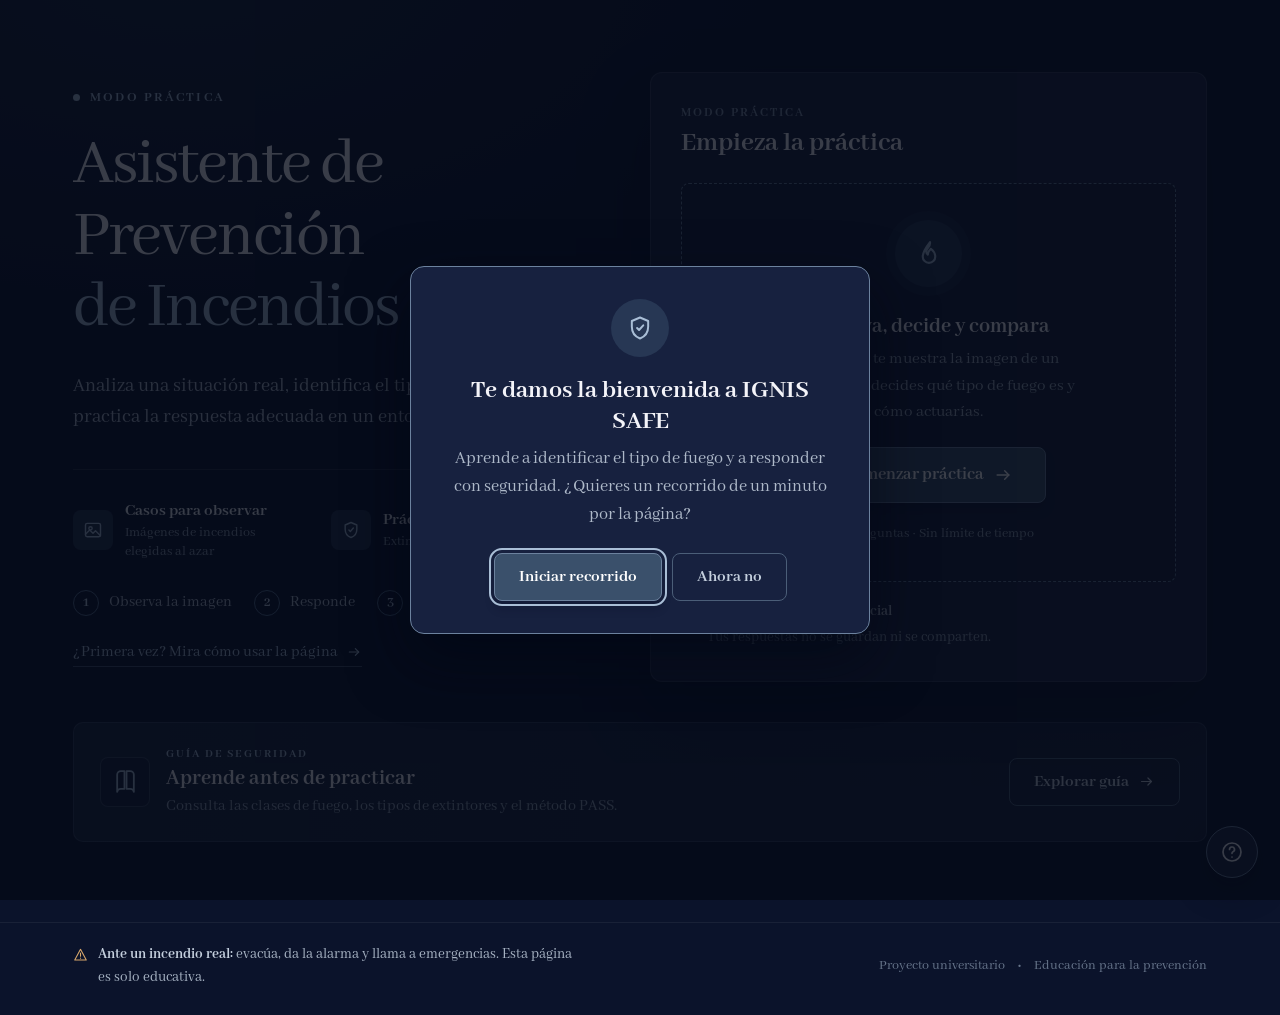
<file: index.html>
<!doctype html>
<html lang="es">
<head>
  <meta charset="utf-8">
  <meta name="viewport" content="width=device-width, initial-scale=1">
  <title>IGNIS SAFE · Asistente de Prevención de Incendios</title>
  <meta name="description" content="Guía interactiva de prevención de incendios: tipos de fuego, extintores, método PASS y práctica guiada.">
  <meta name="theme-color" content="#0b132b">
  <link rel="icon" href="data:image/svg+xml,%3Csvg xmlns='http://www.w3.org/2000/svg' viewBox='0 0 24 24' fill='none' stroke='%23a9bed6' stroke-width='1.8' stroke-linecap='round' stroke-linejoin='round'%3E%3Cpath d='M12 3 5 6v5c0 4.7 2.9 8.5 7 10 4.1-1.5 7-5.3 7-10V6l-7-3Z'/%3E%3Cpath d='m9.5 12 1.7 1.7 3.6-4'/%3E%3C/svg%3E">
  <link rel="preconnect" href="https://fonts.googleapis.com">
  <link rel="preconnect" href="https://fonts.gstatic.com" crossorigin>
  <link href="https://fonts.googleapis.com/css2?family=Abhaya+Libre:wght@400;500;600;700;800&display=swap" rel="stylesheet">
  <link rel="stylesheet" href="css/styles.css">
</head>
<body>
  <a class="skip-link" href="#app">Saltar al contenido</a>

  <main id="app" tabindex="-1" aria-live="polite"></main>

  <footer class="site-footer">
    <div class="footer-inner">
      <p class="emergency-note">
        <span data-icon="alert" data-size="18"></span>
        <span><strong>Ante un incendio real:</strong> evacúa, da la alarma y llama a emergencias. Esta página es solo educativa.</span>
      </p>
      <p class="footer-meta">
        <span>Proyecto universitario</span><span>•</span><span>Educación para la prevención</span>
      </p>
    </div>
  </footer>

  <!-- Ayuda flotante: también sirve para moverse entre secciones -->
  <div class="help" id="help">
    <div class="help-menu" id="help-menu" hidden role="menu" aria-label="Ayuda y navegación">
      <a role="menuitem" href="#/"><span data-icon="home" data-size="18"></span> Inicio</a>
      <a role="menuitem" href="#/practica"><span data-icon="image" data-size="18"></span> Practicar con una imagen</a>
      <a role="menuitem" href="#/guia"><span data-icon="book" data-size="18"></span> Guía de seguridad</a>
      <a role="menuitem" href="#/como-usar"><span data-icon="list" data-size="18"></span> Cómo usar la página</a>
      <button type="button" role="menuitem" data-action="start-tour"><span data-icon="compass" data-size="18"></span> Recorrido guiado</button>
    </div>
    <button class="help-fab" id="help-fab" type="button" aria-haspopup="menu" aria-expanded="false" aria-label="Ayuda y navegación">
      <span data-icon="help" data-size="24"></span>
    </button>
  </div>

  <div id="overlay-root"></div>

  <script src="js/data.js"></script>
  <script src="js/escenarios.js"></script>
  <script src="js/app.js"></script>
</body>
</html>
</file>
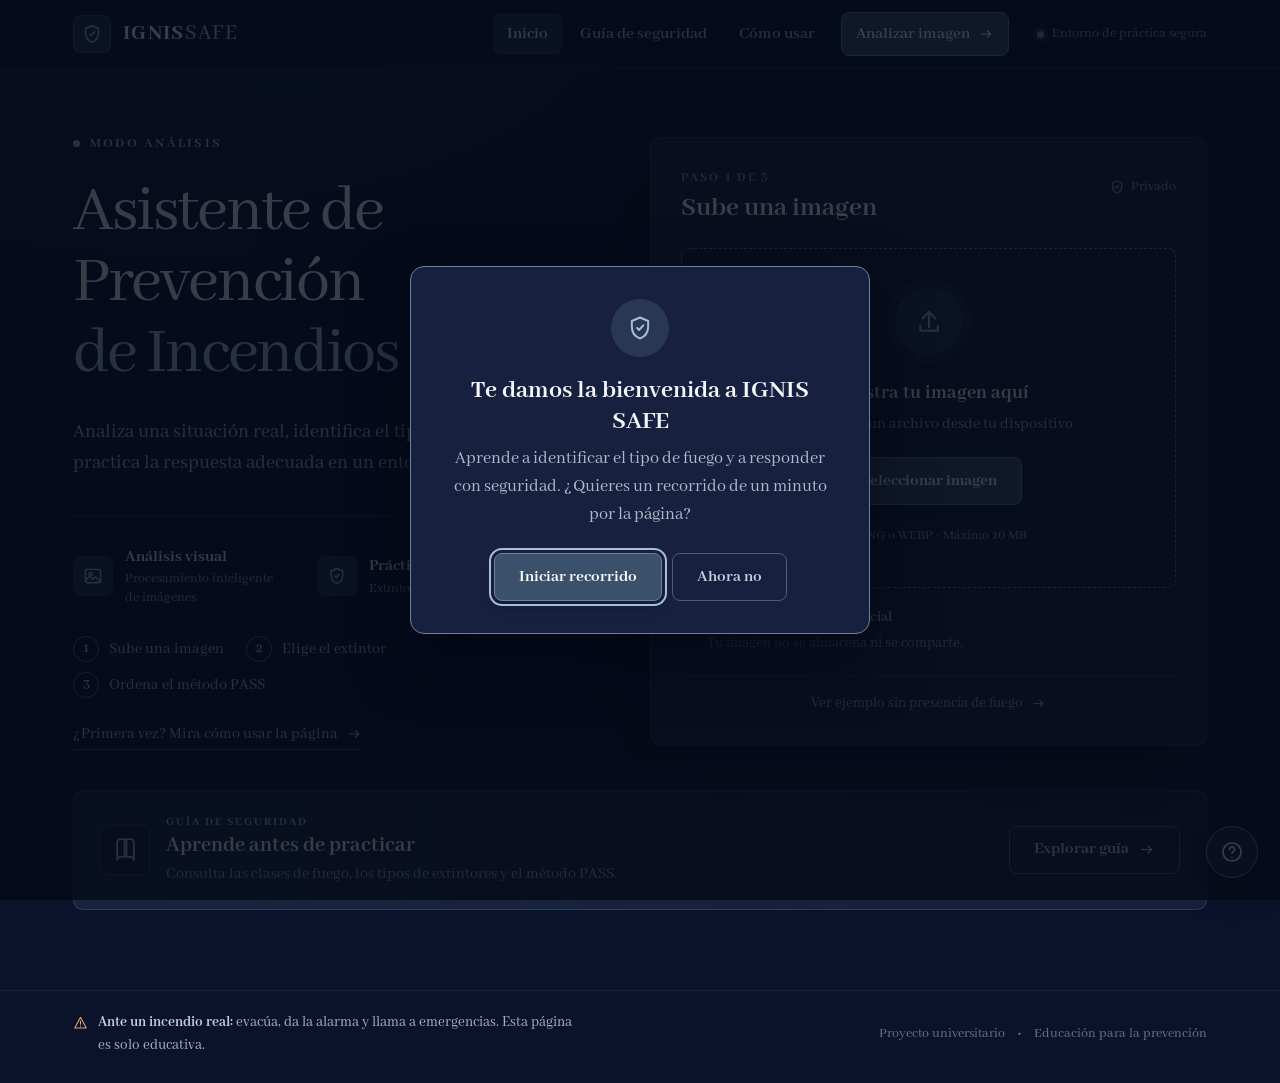
<file: ignis-safe/index.html>
<!doctype html>
<html lang="es">
<head>
  <meta charset="utf-8">
  <meta name="viewport" content="width=device-width, initial-scale=1">
  <title>IGNIS SAFE · Asistente de Prevención de Incendios</title>
  <meta name="description" content="Guía interactiva de prevención de incendios: tipos de fuego, extintores, método PASS y práctica guiada.">
  <meta name="theme-color" content="#0b132b">
  <link rel="icon" href="data:image/svg+xml,%3Csvg xmlns='http://www.w3.org/2000/svg' viewBox='0 0 24 24' fill='none' stroke='%23a9bed6' stroke-width='1.8' stroke-linecap='round' stroke-linejoin='round'%3E%3Cpath d='M12 3 5 6v5c0 4.7 2.9 8.5 7 10 4.1-1.5 7-5.3 7-10V6l-7-3Z'/%3E%3Cpath d='m9.5 12 1.7 1.7 3.6-4'/%3E%3C/svg%3E">
  <link rel="preconnect" href="https://fonts.googleapis.com">
  <link rel="preconnect" href="https://fonts.gstatic.com" crossorigin>
  <link href="https://fonts.googleapis.com/css2?family=Abhaya+Libre:wght@400;500;600;700;800&display=swap" rel="stylesheet">
  <link rel="stylesheet" href="css/styles.css">
</head>
<body>
  <a class="skip-link" href="#app">Saltar al contenido</a>

  <header class="site-header" id="site-header">
    <div class="header-inner">
      <a class="brand" href="#/" aria-label="IGNIS SAFE, ir al inicio">
        <span class="brand-mark" data-icon="shield" data-size="22"></span>
        <span class="brand-name">IGNIS<span class="brand-light">SAFE</span></span>
      </a>

      <nav class="main-nav" id="main-nav" aria-label="Principal">
        <a href="#/" data-nav="">Inicio</a>
        <a href="#/guia" data-nav="guia">Guía de seguridad</a>
        <a href="#/como-usar" data-nav="como-usar">Cómo usar</a>
        <a href="#/analisis" class="nav-cta" data-nav="analisis">Analizar imagen <span data-icon="arrow" data-size="16"></span></a>
      </nav>

      <div class="header-status"><span class="dot"></span><span>Entorno de práctica segura</span></div>

      <button class="menu-toggle" id="menu-toggle" type="button" aria-expanded="false" aria-controls="main-nav" aria-label="Abrir menú">
        <span data-icon="menu" data-size="22"></span>
      </button>
    </div>
  </header>

  <main id="app" tabindex="-1" aria-live="polite"></main>

  <footer class="site-footer">
    <div class="footer-inner">
      <p class="emergency-note">
        <span data-icon="alert" data-size="18"></span>
        <span><strong>Ante un incendio real:</strong> evacúa, da la alarma y llama a emergencias. Esta página es solo educativa.</span>
      </p>
      <p class="footer-meta">
        <span>Proyecto universitario</span><span>•</span><span>Educación para la prevención</span>
      </p>
    </div>
  </footer>

  <!-- Ayuda flotante -->
  <div class="help" id="help">
    <div class="help-menu" id="help-menu" hidden role="menu" aria-label="Ayuda">
      <button type="button" role="menuitem" data-action="start-tour"><span data-icon="compass" data-size="18"></span> Recorrido guiado</button>
      <a role="menuitem" href="#/como-usar"><span data-icon="list" data-size="18"></span> Cómo usar la página</a>
      <a role="menuitem" href="#/guia"><span data-icon="book" data-size="18"></span> Guía de seguridad</a>
      <a role="menuitem" href="#/analisis"><span data-icon="image" data-size="18"></span> Analizar una imagen</a>
    </div>
    <button class="help-fab" id="help-fab" type="button" aria-haspopup="menu" aria-expanded="false" aria-label="Ayuda y tutorial">
      <span data-icon="help" data-size="24"></span>
    </button>
  </div>

  <div id="overlay-root"></div>

  <script src="js/data.js"></script>
  <script src="js/analyzer.js"></script>
  <script src="js/app.js"></script>
</body>
</html>
</file>
<file: css/styles.css>
/* ==========================================================================
   IGNIS SAFE · Estilos
   Basado en el prototipo de Figma: azul noche, tipografía serif Abhaya Libre.
   ========================================================================== */
:root {
  --bg: #0b132b;
  --bg-2: #0f1a38;
  --surface: rgba(28, 37, 65, 0.8);
  --surface-solid: #1c2541;
  --surface-hi: #243650;
  --line: rgba(244, 244, 249, 0.11);
  --line-strong: #4b5e78;
  --text: #f4f4f9;
  --text-2: #c4cfdd;
  --muted: #8e9daf;
  --muted-2: #aeb9c9;
  --accent: #3a506b;
  --accent-line: #6c829e;
  --light: #a9bed6;
  --success: #7fa695;
  --success-text: #b7d0c6;
  --danger: #ef7881;
  --warn: #d9a86c;
  --radius: 10px;
  --radius-sm: 8px;
  --shadow: 0 30px 70px rgba(2, 7, 20, 0.32);
  --font: 'Abhaya Libre', 'Iowan Old Style', Georgia, 'Times New Roman', serif;
  --header-h: 0px;
}

*, *::before, *::after { box-sizing: border-box; }
html { -webkit-text-size-adjust: 100%; }
body {
  margin: 0;
  min-height: 100vh;
  display: flex;
  flex-direction: column;
  font-family: var(--font);
  font-size: 18px;
  line-height: 1.55;
  color: var(--text);
  background:
    radial-gradient(900px 480px at 14% -4%, rgba(58, 80, 107, 0.22), transparent 70%),
    var(--bg);
  background-attachment: fixed;
  -webkit-font-smoothing: antialiased;
}
main { flex: 1 0 auto; outline: none; }
h1, h2, h3, p, ul, ol { margin: 0; }
ul, ol { padding: 0; list-style: none; }
button { font: inherit; color: inherit; cursor: pointer; }
a { color: inherit; }
img, svg { display: block; max-width: 100%; }
[hidden] { display: none !important; }

:focus-visible { outline: 2px solid var(--light); outline-offset: 3px; border-radius: 6px; }

.skip-link {
  position: absolute; left: 12px; top: -60px; z-index: 100;
  background: var(--text); color: var(--bg); padding: 10px 16px; border-radius: var(--radius-sm);
}
.skip-link:focus { top: 12px; }

.container { width: 100%; max-width: 1190px; margin: 0 auto; padding: 0 28px; }

/* ---------- botones ---------- */
.btn {
  display: inline-flex; align-items: center; justify-content: center; gap: 9px;
  min-height: 48px; padding: 0 24px;
  font-weight: 700; font-size: 17px; text-decoration: none; line-height: 1.2;
  border-radius: var(--radius-sm); border: 1px solid transparent;
  transition: background .15s, border-color .15s, transform .1s, opacity .15s;
}
.btn:active:not(:disabled) { transform: translateY(1px); }
.btn:disabled { opacity: 0.38; cursor: not-allowed; }
.btn-primary { background: var(--accent); border-color: var(--accent-line); color: #fff; box-shadow: 0 8px 10px rgba(7, 12, 29, 0.2); }
.btn-primary:hover:not(:disabled) { background: #46607f; }
.btn-ghost { background: transparent; border-color: var(--line-strong); color: var(--text-2); }
.btn-ghost:hover:not(:disabled) { background: rgba(58, 80, 107, 0.3); color: var(--text); }
.btn-quiet { background: transparent; color: var(--muted-2); padding: 0 14px; }
.btn-quiet:hover:not(:disabled) { color: var(--text); background: rgba(58, 80, 107, 0.25); }
.btn-sm { min-height: 40px; padding: 0 16px; font-size: 16px; }
.btn-lg { min-height: 56px; padding: 0 32px; font-size: 18px; }
.btn-block { width: 100%; }
.btn-row { display: flex; flex-wrap: wrap; gap: 12px; align-items: center; margin-top: 28px; }
.btn-row.center { justify-content: center; }

.text-link {
  display: inline-flex; align-items: center; gap: 8px; color: var(--light);
  text-decoration: none; border-bottom: 1px solid rgba(169, 190, 214, 0.35); padding-bottom: 2px; font-size: 16px;
}
.text-link:hover { color: var(--text); border-color: var(--text); }

/* ---------- tipografía común ---------- */
.eyebrow {
  display: flex; align-items: center; gap: 10px;
  font-size: 14px; font-weight: 700; letter-spacing: 0.16em; text-transform: uppercase; color: var(--light);
}
.eyebrow-dot { width: 7px; height: 7px; border-radius: 50%; background: var(--light); }
h1 { font-weight: 400; font-size: clamp(40px, 6.2vw, 68px); line-height: 1.05; letter-spacing: -0.035em; text-wrap: balance; }
h2 { font-weight: 700; line-height: 1.2; }
h3 { font-weight: 700; line-height: 1.25; }
.h1-soft { display: block; color: var(--light); }
.lead { font-size: 20px; line-height: 1.55; color: var(--muted-2); max-width: 56ch; }
.muted { color: var(--muted); font-size: 16px; }
.kicker { display: flex; align-items: center; gap: 6px; font-size: 12px; font-weight: 700; letter-spacing: 0.14em; text-transform: uppercase; color: #8395ac; }

.card {
  background: var(--surface); border: 1px solid var(--line); border-radius: var(--radius);
}

/* ---------- inicio ---------- */
.home { padding-top: 72px; padding-bottom: 56px; }
.home-grid { display: grid; grid-template-columns: minmax(0, 1fr) minmax(0, 1.12fr); gap: 80px; align-items: center; }
.hero-copy .eyebrow { margin-bottom: 22px; }
.hero-copy .lead { margin-top: 26px; }
.feature-list { display: flex; flex-wrap: wrap; gap: 28px 38px; margin-top: 36px; padding-top: 28px; border-top: 1px solid var(--line); }
.feature-list li { display: flex; align-items: center; gap: 12px; }
.feature-icon { width: 40px; height: 40px; display: grid; place-items: center; background: rgba(58, 80, 107, 0.48); border-radius: var(--radius-sm); color: var(--light); flex: none; }
.feature-list strong { display: block; font-size: 17px; color: #edf0f5; }
.feature-list small { display: block; font-size: 14px; color: var(--muted); max-width: 24ch; line-height: 1.35; }
.how-strip { display: flex; flex-wrap: wrap; gap: 10px 22px; margin: 28px 0 22px; }
.how-strip li { display: flex; align-items: center; gap: 10px; font-size: 16px; color: var(--muted-2); }
.how-n { width: 26px; height: 26px; border-radius: 50%; display: grid; place-items: center; border: 1px solid #526c8a; color: #b9c9dc; font-size: 14px; font-weight: 700; }

.start-panel { padding: 30px; background: rgba(28, 37, 65, 0.9); box-shadow: var(--shadow); border-radius: 12px; }
.panel-head { display: flex; justify-content: space-between; align-items: flex-start; gap: 16px; }
.step-kicker { font-size: 13px; font-weight: 700; letter-spacing: 0.16em; text-transform: uppercase; color: #8292aa; }
.panel-head h2 { font-size: 28px; margin-top: 4px; }
.start-zone {
  margin-top: 22px; min-height: 340px; padding: 36px 24px;
  display: flex; flex-direction: column; align-items: center; justify-content: center; text-align: center; gap: 6px;
  background: rgba(11, 19, 43, 0.25); border: 1.5px dashed #637a96; border-radius: var(--radius-sm);
}
.start-icon { width: 67px; height: 67px; border-radius: 50%; display: grid; place-items: center; background: #263754; color: var(--light); box-shadow: 0 0 0 9px rgba(58, 80, 107, 0.17); margin-bottom: 20px; }
.start-zone h3 { font-size: 22px; }
.start-zone p { color: #9ca9ba; font-size: 17px; max-width: 34ch; margin-bottom: 16px; }
.start-zone small { color: var(--muted); font-size: 14px; margin-top: 14px; }
.panel-note { display: flex; gap: 10px; align-items: flex-start; margin-top: 18px; color: var(--muted); }
.panel-note svg { margin-top: 3px; flex: none; }
.panel-note strong { display: block; font-size: 15px; color: #b5bfce; }
.panel-note span { font-size: 15px; }

.learning-entry {
  margin-top: 40px; padding: 22px 26px; display: flex; align-items: center; justify-content: space-between; gap: 24px;
  background: linear-gradient(90deg, rgba(58, 80, 107, 0.28), rgba(28, 37, 65, 0.72));
  border-color: rgba(168, 189, 213, 0.17);
}
.learning-copy { display: flex; align-items: center; gap: 16px; }
.learning-icon { width: 50px; height: 50px; display: grid; place-items: center; background: rgba(11, 19, 43, 0.35); border: 1px solid rgba(168, 189, 213, 0.21); border-radius: var(--radius-sm); color: var(--light); flex: none; }
.learning-entry h2 { font-size: 22px; margin: 2px 0; }
.learning-entry p:last-child { color: #91a0b4; font-size: 16px; }
.learning-entry .eyebrow { font-size: 12px; }

/* ---------- pantalla de carga ---------- */
.center-page { max-width: 880px; margin: 0 auto; padding: 96px 28px 96px; display: flex; flex-direction: column; align-items: center; text-align: center; }
.center-title { font-size: clamp(34px, 5vw, 54px); margin: 14px 0 16px; }
.center-page .lead { text-align: center; }

.scanner { position: relative; width: 148px; height: 148px; margin-bottom: 38px; display: grid; place-items: center; }
.scan-box { position: relative; width: 84px; height: 84px; display: grid; place-items: center; background: #1a2744; border: 1px solid var(--line-strong); border-radius: 14px; color: var(--light); overflow: hidden; }
.scan-line { position: absolute; left: 8px; right: 8px; height: 2px; background: var(--light); box-shadow: 0 0 12px var(--light); animation: scan 1.8s ease-in-out infinite; }
.orbit { position: absolute; inset: 0; border-radius: 50%; border: 1px solid rgba(169, 190, 214, 0.14); }
.orbit-one { border-top-color: var(--light); animation: spin 2.4s linear infinite; }
.orbit-two { inset: 14px; }
@keyframes scan { 0%, 100% { top: 10px; } 50% { top: 70px; } }
@keyframes spin { to { transform: rotate(360deg); } }

.progress-block { width: min(100%, 520px); margin-top: 34px; }
.progress-meta { display: flex; justify-content: space-between; font-size: 15px; color: var(--muted-2); margin-bottom: 10px; }
.progress-meta strong { color: var(--text); }
.progress-track { height: 5px; background: rgba(58, 80, 107, 0.55); border-radius: 10px; overflow: hidden; }
.progress-track span { display: block; height: 100%; background: #8faac7; border-radius: 10px; transition: width .12s linear; }
.security-note { display: flex; align-items: center; gap: 8px; margin-top: 30px; color: var(--muted); font-size: 14px; }

/* ---------- cabecera de página interna ---------- */
.page-head { display: flex; align-items: flex-end; justify-content: space-between; gap: 32px; flex-wrap: wrap; }
.page-head .eyebrow { margin-bottom: 12px; }
.page-head h1 { font-size: clamp(36px, 5vw, 54px); }
.page-head .lead { margin-top: 10px; font-size: 19px; }
.practice, .results { padding-top: 54px; padding-bottom: 88px; }
.completion { min-width: 190px; text-align: right; font-size: 15px; color: var(--muted-2); }
.completion-bar { height: 4px; margin-top: 8px; border-radius: 10px; background: rgba(58, 80, 107, 0.55); overflow: hidden; }
.completion-bar i { display: block; height: 100%; background: #8faac7; transition: width .25s; }

/* ---------- práctica ---------- */
.practice { padding-top: 30px; }
.backlink { display: inline-flex; align-items: center; gap: 8px; margin: 0 0 22px; padding: 6px 2px; color: var(--muted-2); text-decoration: none; font-size: 16px; }
.backlink:hover { color: var(--text); }
.backlink.first { margin-top: 26px; margin-bottom: 0; }

.practice-layout { display: grid; grid-template-columns: 380px minmax(0, 1fr); gap: 24px; margin-top: 36px; align-items: stretch; }
.side { display: flex; flex-direction: column; gap: 16px; min-width: 0; }
.analysis-panel { padding: 14px; background: rgba(28, 37, 65, 0.91); }
.side:not(.revealed) .analysis-panel { position: sticky; top: 20px; }
.case-image { position: relative; aspect-ratio: 4 / 3; border-radius: 7px; overflow: hidden; background: linear-gradient(149deg, #26324c, #121b35); }
.case-image img, .case-image > svg { position: absolute; inset: 0; width: 100%; height: 100%; object-fit: cover; }
.image-tag { position: absolute; left: 12px; bottom: 12px; display: flex; align-items: center; gap: 7px; padding: 6px 10px; font-size: 13px; color: #d5dce7; background: rgba(11, 19, 43, 0.83); border: 1px solid rgba(255, 255, 255, 0.12); border-radius: 6px; backdrop-filter: blur(5px); }
.image-tag i { width: 6px; height: 6px; border-radius: 3px; background: #d48b72; }
.case-caption { margin: 12px 4px 4px; font-size: 15px; color: var(--muted); line-height: 1.4; }

.questions { display: flex; flex-direction: column; gap: 16px; min-width: 0; }
.step-bar { display: flex; align-items: center; gap: 11px; padding: 6px 4px 10px; border-bottom: 1px solid var(--line); font-size: 13px; font-weight: 700; letter-spacing: 0.14em; text-transform: uppercase; color: #8da2ba; }
.step-n { width: 22px; height: 22px; border-radius: 50%; display: grid; place-items: center; border: 1px solid #526b88; color: #c5d2e1; font-size: 12px; letter-spacing: 0; }
.question-card, .pass-card { padding: 26px; background: rgba(28, 37, 65, 0.91); }
.question-card h2, .pass-head h2 { font-size: 24px; }
.question-card > .muted { margin-top: 4px; }

/* marca circular compartida por las opciones */
.opt-mark { position: absolute; top: 8px; right: 8px; width: 20px; height: 20px; border-radius: 50%; background: #3a506b; border: 1px solid #526b88; display: grid; place-items: center; color: transparent; }
.opt-flag { font-size: 12px; font-weight: 700; color: var(--success-text); line-height: 1.2; }

.class-options { display: grid; grid-template-columns: repeat(5, minmax(0, 1fr)); gap: 10px; margin-top: 20px; }
.class-opt { position: relative; display: flex; flex-direction: column; align-items: flex-start; gap: 6px; min-height: 150px; padding: 14px 12px; text-align: left; background: rgba(11, 19, 43, 0.25); border: 1px solid var(--line); border-radius: var(--radius-sm); color: #96a7bb; transition: border-color .15s, background .15s, color .15s; }
.class-opt:hover:not(:disabled) { border-color: var(--accent-line); color: var(--text); }
.class-letter { width: 36px; height: 36px; display: grid; place-items: center; border-radius: var(--radius-sm); background: #354c69; border: 1px solid #607a99; font-size: 19px; font-weight: 700; color: #e7edf4; }
.class-opt strong { font-size: 16px; line-height: 1.2; color: var(--text-2); }
.class-opt small { font-size: 13px; line-height: 1.35; color: var(--muted); }
.class-opt.class-none { grid-column: 1 / -1; min-height: 0; flex-direction: row; align-items: center; gap: 14px; padding: 14px 44px 14px 14px; }
.class-none .class-letter { flex: none; }
.none-txt { display: flex; flex-direction: column; gap: 3px; }
.class-none .opt-flag { margin-left: auto; }
.not-applicable .ext-options, .not-applicable .pass-grid, .not-applicable .pass-instruction { opacity: .38; }
.na-note { display: flex; align-items: center; gap: 8px; margin: 0 0 14px; padding: 9px 12px; border-radius: var(--radius-sm); background: rgba(58, 80, 107, 0.35); border: 1px solid var(--line); font-size: 14px; color: var(--text-2); }

.ext-options { display: grid; grid-template-columns: repeat(3, minmax(0, 1fr)); gap: 10px; margin-top: 20px; }
.ext-opt { position: relative; min-height: 104px; padding: 14px 8px; display: flex; flex-direction: column; align-items: center; justify-content: center; gap: 7px; background: rgba(11, 19, 43, 0.25); border: 1px solid var(--line); border-radius: var(--radius-sm); color: #96a7bb; text-align: center; transition: border-color .15s, background .15s, color .15s; }
.ext-opt:hover:not(:disabled) { border-color: var(--accent-line); color: var(--text); }
.ext-icon { width: 34px; height: 34px; display: grid; place-items: center; }
.ext-name { font-weight: 700; font-size: 16px; line-height: 1.2; }

.class-opt.selected, .ext-opt.selected { background: rgba(58, 80, 107, 0.42); border-color: var(--light); color: var(--text); }
.class-opt.selected .opt-mark, .ext-opt.selected .opt-mark { background: #728da9; color: #fff; border-color: #a9bed6; }
.class-opt.correct, .ext-opt.correct { border-color: rgba(127, 166, 149, 0.65); background: rgba(112, 159, 140, 0.12); }
.class-opt.correct .opt-mark, .ext-opt.correct .opt-mark { background: #4d7867; border-color: var(--success); color: #fff; }
.class-opt.incorrect, .ext-opt.incorrect { border-color: rgba(239, 120, 129, 0.55); background: rgba(239, 120, 129, 0.07); }
.class-opt.incorrect .opt-mark, .ext-opt.incorrect .opt-mark { background: #8b3c45; border-color: var(--danger); color: #fff; }
.class-opt.answer, .ext-opt.answer { border-color: rgba(127, 166, 149, 0.55); border-style: dashed; }
.class-opt:disabled, .ext-opt:disabled, .pass-opt:disabled { cursor: default; }

.pass-head { display: flex; justify-content: space-between; gap: 16px; align-items: flex-start; }
.pill { padding: 5px 12px; border-radius: 20px; font-size: 14px; color: #b2c2d4; background: rgba(58, 80, 107, 0.3); border: 1px solid rgba(126, 153, 183, 0.28); white-space: nowrap; }
.pass-instruction { margin: 20px 0 12px; font-size: 15px; color: #8495aa; }
.pass-grid { display: grid; grid-template-columns: repeat(2, minmax(0, 1fr)); gap: 9px; }
.pass-opt { display: grid; grid-template-columns: 42px minmax(0, 1fr) 28px; gap: 12px; align-items: center; min-height: 78px; padding: 12px 13px; text-align: left; background: rgba(11, 19, 43, 0.26); border: 1px solid var(--line); border-radius: var(--radius-sm); transition: border-color .15s, background .15s; }
.pass-opt:hover:not(:disabled) { border-color: var(--accent-line); }
.pass-ico { width: 42px; height: 42px; display: grid; place-items: center; border-radius: 7px; background: rgba(78, 103, 132, 0.46); color: #c5d2e1; }
.pass-txt strong { display: block; font-size: 16px; line-height: 1.25; color: #c3cedd; }
.pass-txt small { display: block; font-size: 13px; color: #71839a; margin-top: 2px; }
.pass-badge { width: 27px; height: 27px; border-radius: 50%; display: grid; place-items: center; font-size: 14px; font-weight: 700; color: #93a5ba; background: #243650; border: 1px solid #4b607a; }
.pass-opt.selected { border-color: var(--light); background: rgba(58, 80, 107, 0.36); }
.pass-opt.selected .pass-badge { background: #728da9; color: #fff; border-color: #a9bed6; }
.pass-opt.correct { border-color: rgba(127, 166, 149, 0.6); background: rgba(112, 159, 140, 0.1); }
.pass-opt.correct .pass-badge { background: #4d7867; border-color: var(--success); color: #fff; }
.pass-opt.incorrect { border-color: rgba(239, 120, 129, 0.55); background: rgba(239, 120, 129, 0.07); }
.pass-opt.incorrect .pass-badge { background: #8b3c45; border-color: var(--danger); color: #fff; }
.pass-actions { display: flex; justify-content: flex-end; gap: 10px; margin-top: 16px; }

.submit-row { display: flex; align-items: center; gap: 18px; flex-wrap: wrap; margin-top: 4px; }
.after-row { display: flex; flex-wrap: wrap; gap: 12px; margin-top: 4px; }

.notice { display: flex; align-items: flex-start; gap: 14px; padding: 16px 18px; margin-top: 14px; border-radius: var(--radius-sm); font-size: 16px; line-height: 1.5; }
.notice svg { flex: none; margin-top: 2px; }
.notice.success { background: rgba(112, 159, 140, 0.08); border: 1px solid rgba(112, 159, 140, 0.28); color: var(--success-text); }
.notice.warn { background: rgba(217, 168, 108, 0.08); border: 1px solid rgba(217, 168, 108, 0.3); color: #ecc99a; }
.notice-icon { flex: none; }

/* respuestas correctas (debajo de la imagen) */
.reveal { padding: 22px; background: rgba(28, 37, 65, 0.91); border-color: rgba(169, 190, 214, 0.28); scroll-margin-top: 20px; }
.reveal:focus { outline: none; }
.reveal-head { display: flex; justify-content: space-between; align-items: flex-start; gap: 14px; }
.reveal-head h2 { font-size: 22px; margin-top: 4px; }
.score-badge { text-align: center; padding: 8px 14px; border-radius: var(--radius-sm); background: rgba(11, 19, 43, 0.35); border: 1px solid var(--line); flex: none; }
.score-badge strong { display: block; font-size: 26px; line-height: 1.1; }
.score-badge span { font-size: 13px; color: var(--muted); }
.score-badge.good { border-color: rgba(127, 166, 149, 0.5); }
.score-badge.good strong { color: var(--success-text); }
.reveal-row { position: relative; margin-top: 14px; padding: 14px 14px 14px 18px; border: 1px solid var(--line); border-radius: var(--radius-sm); background: rgba(11, 19, 43, 0.25); overflow: hidden; }
.reveal-row::before { content: ''; position: absolute; inset: 0 auto 0 0; width: 3px; background: #536a86; }
.reveal-row.ok::before { background: var(--success); }
.reveal-row.bad::before { background: var(--danger); }
.reveal-title { display: flex; align-items: center; gap: 7px; font-size: 13px; font-weight: 700; letter-spacing: 0.12em; text-transform: uppercase; color: #8395ac; }
.reveal-row.ok .reveal-title svg { color: var(--success); }
.reveal-row.bad .reveal-title svg { color: var(--danger); }
.pair { display: grid; gap: 10px; margin-top: 10px; }
.pair small, .reveal-note small, .list-label { display: block; font-size: 13px; color: var(--muted); }
.pair strong { display: block; font-size: 18px; line-height: 1.25; }
.pair .right strong { color: var(--success-text); }
.pair .also { margin-top: 3px; }
.reveal-note { margin-top: 10px; font-size: 16px; color: var(--text-2); }
.list-label { margin-top: 12px; }
.seq { margin-top: 6px; display: grid; gap: 6px; }
.seq li { display: flex; gap: 10px; align-items: center; font-size: 16px; color: var(--text-2); }
.seq .n { flex: none; width: 24px; height: 24px; border-radius: 50%; display: grid; place-items: center; border: 1px solid #526c8a; color: #b9c9dc; font-size: 13px; font-weight: 700; }
.explain { padding: 16px 18px; }
.explain h3 { font-size: 18px; color: var(--text); margin-bottom: 4px; }
.explain p + p { margin-top: 6px; }
.explain p { color: #b4bdc9; }

/* ---------- guía ---------- */
.hero-card {
  margin-top: 56px; padding: 44px 48px; display: flex; align-items: center; justify-content: space-between; gap: 32px;
  background: radial-gradient(260px 160px at 88% 50%, rgba(122, 151, 183, 0.17), transparent 70%), linear-gradient(157deg, #1c2541 8%, #151f3a 92%);
  border: 1px solid var(--line); border-radius: 12px; box-shadow: 0 25px 60px rgba(2, 7, 20, 0.24);
}
.hero-card h1 { font-size: clamp(36px, 5vw, 58px); margin: 12px 0 12px; }
.hero-mark { flex: none; width: 104px; height: 104px; display: grid; place-items: center; border-radius: 50%; color: var(--light); background: rgba(58, 80, 107, 0.48); border: 1px solid rgba(184, 204, 225, 0.2); box-shadow: 0 0 0 14px rgba(58, 80, 107, 0.12), 0 0 0 28px rgba(58, 80, 107, 0.06); margin-right: 28px; }


.guide-section { padding: 72px 0 8px; scroll-margin-top: 24px; }
.guide-section + .guide-section { margin-top: 56px; border-top: 1px solid var(--line); }
.guide > .guide-section:last-child { padding-bottom: 96px; }
.section-head { display: flex; gap: 18px; align-items: flex-start; }
.section-n { flex: none; width: 46px; height: 46px; display: grid; place-items: center; border: 1px solid #526c8a; border-radius: 50%; color: #b9c9dc; font-size: 15px; font-weight: 700; }
.section-head .eyebrow { font-size: 13px; }
.section-head h2 { font-size: clamp(30px, 4vw, 38px); margin: 4px 0 4px; }
.hint-line { display: flex; align-items: center; gap: 8px; margin-top: 24px; font-size: 15px; color: var(--muted); }

.fire-grid { display: grid; grid-template-columns: repeat(5, minmax(0, 1fr)); gap: 11px; margin-top: 14px; }
.fire-card { display: flex; flex-direction: column; text-align: left; padding: 19px; min-height: 280px; background: var(--surface); border: 1px solid var(--line); border-radius: var(--radius-sm); transition: border-color .15s, background .15s, transform .15s; }
.fire-card:hover { border-color: var(--accent-line); }
.fire-card.selected { border-color: var(--light); background: rgba(58, 80, 107, 0.4); }
.fire-letter { width: 46px; height: 46px; display: grid; place-items: center; border-radius: var(--radius-sm); background: #354c69; border: 1px solid #607a99; font-size: 23px; font-weight: 700; color: #e7edf4; }
.fire-card h3 { font-size: 19px; margin-top: 18px; }
.fire-card > p { font-size: 15px; color: #8e9daf; margin-top: 4px; line-height: 1.4; }
.fire-note { display: flex; gap: 6px; margin-top: auto; padding-top: 14px; border-top: 1px solid var(--line); font-size: 13px; line-height: 1.4; color: #a7cabb; }
.fire-note svg { flex: none; margin-top: 3px; }
.fire-card > p + .fire-note { margin-top: auto; }
.fire-card h3 + p { margin-bottom: 16px; }
.class-detail { margin-top: 14px; padding: 18px 22px; display: flex; justify-content: space-between; align-items: center; gap: 18px; flex-wrap: wrap; border: 1px solid rgba(169, 190, 214, 0.3); border-radius: var(--radius); background: rgba(58, 80, 107, 0.22); }
.class-detail h3 { font-size: 20px; margin-bottom: 4px; }
.class-detail p { font-size: 16px; color: var(--text-2); }
.detail-warning { display: flex; gap: 8px; align-items: flex-start; margin-top: 6px; color: #ecc99a !important; }
.detail-warning svg { flex: none; margin-top: 3px; }

.ext-guide { display: grid; grid-template-columns: repeat(2, minmax(0, 1fr)); gap: 11px; margin-top: 28px; }
.ext-card { display: grid; grid-template-columns: 44px minmax(0, 1fr) auto; gap: 14px; align-items: start; padding: 17px; background: var(--surface); border: 1px solid var(--line); border-radius: var(--radius-sm); transition: opacity .2s, border-color .2s; }
.ext-card-icon { width: 44px; height: 44px; display: grid; place-items: center; border-radius: var(--radius-sm); background: #30445f; color: var(--text-2); }
.ext-card h3 { font-size: 19px; }
.ext-card-body > p { font-size: 15px; color: #8e9daf; margin-top: 3px; line-height: 1.45; }
.ext-card-body .ext-caution { display: flex; gap: 7px; margin-top: 9px; font-size: 14px; color: #b5a37f; line-height: 1.4; }
.ext-caution svg { flex: none; margin-top: 2px; }
.ext-card-side { display: flex; flex-direction: column; align-items: flex-end; gap: 8px; }
.tags { display: flex; gap: 5px; flex-wrap: wrap; justify-content: flex-end; }
.tags span { padding: 2px 9px; border-radius: 6px; font-size: 13px; font-weight: 700; color: #b9c9dc; border: 1px solid #526c8a; }
.compat-badge { padding: 3px 10px; border-radius: 6px; font-size: 13px; font-weight: 700; white-space: nowrap; }
.compat-badge.yes { color: var(--success-text); background: rgba(112, 159, 140, 0.14); border: 1px solid rgba(127, 166, 149, 0.4); }
.compat-badge.no { color: #f0b3b8; background: rgba(239, 120, 129, 0.1); border: 1px solid rgba(239, 120, 129, 0.35); }
.ext-card.compatible { border-color: rgba(127, 166, 149, 0.5); }
.ext-card.incompatible { opacity: 0.5; }
.ext-guide + .notice { margin-top: 18px; }

.pass-guide { display: grid; grid-template-columns: repeat(4, minmax(0, 1fr)); gap: 11px; margin-top: 28px; }
.pass-guide-card { display: flex; flex-direction: column; padding: 19px; background: var(--surface); border: 1px solid var(--line); border-radius: var(--radius-sm); }
.pass-guide-top { display: flex; justify-content: space-between; align-items: center; }
.pass-word { font-size: 27px; font-weight: 700; color: #9eb5ce; }
.pass-guide-top small { font-size: 13px; color: #61748c; }
.pass-guide-card h3 { font-size: 19px; margin-top: 16px; }
.pass-guide-card > p { font-size: 15px; color: #8e9daf; margin-top: 4px; }
.pass-art { margin-top: auto; padding-top: 16px; }
.pass-art svg { width: 100%; max-width: 150px; margin: 0 auto; background: rgba(11, 19, 43, 0.4); border-radius: var(--radius-sm); }
.cta-row { display: flex; align-items: center; justify-content: space-between; gap: 20px; flex-wrap: wrap; margin-top: 25px; padding: 22px 24px; border: 1px solid rgba(168, 189, 213, 0.16); border-radius: var(--radius-sm); background: linear-gradient(90deg, rgba(58, 80, 107, 0.44), rgba(28, 37, 65, 0.75)); }
.cta-row > div { display: flex; align-items: center; gap: 14px; }
.cta-icon { color: var(--light); }
.cta-row strong { display: block; font-size: 18px; }
.cta-row p span { font-size: 15px; color: #93a3b6; }

.plan-list { display: grid; grid-template-columns: repeat(2, minmax(0, 1fr)); gap: 11px; margin-top: 28px; }
.plan-list li { display: grid; grid-template-columns: 30px 40px minmax(0, 1fr); gap: 12px; align-items: start; padding: 18px; background: var(--surface); border: 1px solid var(--line); border-radius: var(--radius-sm); }
.plan-n { width: 28px; height: 28px; display: grid; place-items: center; border-radius: 50%; border: 1px solid #526c8a; font-size: 14px; font-weight: 700; color: #b9c9dc; }
.plan-ico { width: 40px; height: 40px; display: grid; place-items: center; border-radius: var(--radius-sm); background: #30445f; color: var(--text-2); }
.plan-list h3 { font-size: 19px; }
.plan-list p { font-size: 15px; color: #8e9daf; margin-top: 3px; line-height: 1.45; }
.two-col { display: grid; grid-template-columns: repeat(2, minmax(0, 1fr)); gap: 11px; margin-top: 11px; }
.info-card { padding: 22px; }
.info-card h3 { display: flex; align-items: center; gap: 10px; font-size: 19px; margin-bottom: 12px; }
.info-card h3 svg { color: var(--light); }
.info-card ul { display: grid; gap: 8px; }
.info-card li { position: relative; padding-left: 18px; font-size: 16px; color: var(--muted-2); line-height: 1.45; }
.info-card li::before { content: ''; position: absolute; left: 0; top: 0.62em; width: 6px; height: 6px; border-radius: 50%; background: var(--accent-line); }
.info-card p { font-size: 16px; color: var(--muted-2); }
.info-card .text-link { margin-top: 12px; }


/* ---------- tutorial ---------- */
.tutorial { padding-bottom: 96px; }
.tutorial-layout { max-width: 820px; margin-top: 56px; }
.tutorial-steps { counter-reset: step; }
.t-step { position: relative; display: grid; grid-template-columns: 50px minmax(0, 1fr); gap: 20px; padding-bottom: 36px; }
.t-step:not(:last-child)::before { content: ''; position: absolute; left: 24px; top: 52px; bottom: 6px; width: 1px; background: var(--line-strong); }
.t-n { width: 50px; height: 50px; display: grid; place-items: center; border-radius: 50%; background: #17213f; border: 1px solid #526c8a; color: #b9c9dc; font-weight: 700; font-size: 16px; position: relative; }
.t-body { padding-top: 2px; }
.t-where { font-size: 14px; color: var(--light); font-weight: 700; letter-spacing: 0.08em; }
.t-body h2 { font-size: 27px; margin: 2px 0 8px; }
.t-body > p { font-size: 17px; color: var(--muted-2); margin-bottom: 6px; max-width: 62ch; }
.t-body > p strong { color: var(--text); }
.t-body .btn { margin-top: 10px; }
.faq { margin-top: 24px; max-width: 800px; }
.faq h2 { font-size: 30px; margin-bottom: 18px; }
.faq details { border-top: 1px solid var(--line); padding: 4px 0; }
.faq details:last-child { border-bottom: 1px solid var(--line); }
.faq summary { cursor: pointer; padding: 14px 4px; font-size: 19px; font-weight: 700; list-style: none; display: flex; justify-content: space-between; gap: 16px; }
.faq summary::-webkit-details-marker { display: none; }
.faq summary::after { content: '+'; font-size: 24px; line-height: 1; color: var(--light); transition: transform .2s; }
.faq details[open] summary::after { transform: rotate(45deg); }
.faq details p { padding: 0 4px 16px; color: var(--muted-2); max-width: 64ch; }

/* ---------- pie ---------- */
.site-footer { flex: none; margin-top: 24px; border-top: 1px solid rgba(244, 244, 249, 0.06); }
.footer-inner { max-width: 1190px; margin: 0 auto; padding: 20px 28px 26px; display: flex; flex-wrap: wrap; gap: 10px 32px; align-items: center; justify-content: space-between; }
.emergency-note { display: flex; gap: 10px; align-items: flex-start; font-size: 15px; color: #a8b4c4; max-width: 64ch; }
.emergency-note svg { flex: none; margin-top: 3px; color: var(--warn); }
.emergency-note strong { color: var(--text-2); }
.footer-meta { display: flex; gap: 12px; font-size: 14px; color: #67758b; }

/* ---------- ayuda flotante ---------- */
.help { position: fixed; right: 22px; bottom: 22px; z-index: 60; display: flex; flex-direction: column; align-items: flex-end; gap: 12px; }
.help-fab { width: 52px; height: 52px; display: grid; place-items: center; border-radius: 50%; background: #1c2541; border: 1px solid var(--accent-line); color: var(--text); box-shadow: 0 10px 30px rgba(2, 7, 20, 0.5); transition: background .15s, transform .15s; }
.help-fab:hover { background: #2a3a5c; transform: translateY(-1px); }
.help-menu { min-width: 250px; padding: 8px; display: grid; gap: 2px; background: #17213f; border: 1px solid var(--line-strong); border-radius: var(--radius); box-shadow: 0 20px 50px rgba(2, 7, 20, 0.55); }
.help-menu a, .help-menu button { display: flex; align-items: center; gap: 12px; padding: 11px 12px; text-align: left; text-decoration: none; background: none; border: 0; border-radius: var(--radius-sm); font-size: 16px; color: var(--text-2); }
.help-menu a:hover, .help-menu button:hover { background: rgba(58, 80, 107, 0.45); color: var(--text); }
.help-menu svg { color: var(--light); }

/* ---------- recorrido y modal ---------- */
.tour { position: fixed; inset: 0; z-index: 90; }
.tour.no-target { background: rgba(5, 9, 22, 0.78); }
.tour-spot { position: fixed; border-radius: 12px; border: 2px solid var(--light); box-shadow: 0 0 0 100vmax rgba(5, 9, 22, 0.78); pointer-events: none; transition: top .2s, left .2s, width .2s, height .2s; }
.tour-card { position: fixed; width: min(380px, calc(100vw - 24px)); padding: 22px; background: #17213f; border: 1px solid var(--accent-line); border-radius: var(--radius); box-shadow: 0 25px 60px rgba(2, 7, 20, 0.6); }
.tour-count { font-size: 13px; font-weight: 700; letter-spacing: 0.14em; text-transform: uppercase; color: var(--light); }
.tour-card h2 { font-size: 23px; margin: 6px 0 8px; }
.tour-card #tour-text { font-size: 17px; color: var(--muted-2); line-height: 1.5; }
.tour-actions { display: flex; align-items: center; gap: 8px; margin-top: 20px; }
.spacer { flex: 1; }
.modal-backdrop { position: fixed; inset: 0; z-index: 90; display: grid; place-items: center; padding: 20px; background: rgba(5, 9, 22, 0.78); }
.modal { width: min(460px, 100%); padding: 32px; text-align: center; background: #17213f; border: 1px solid var(--accent-line); border-radius: 14px; box-shadow: 0 25px 60px rgba(2, 7, 20, 0.6); }
.modal-icon { width: 58px; height: 58px; margin: 0 auto 18px; display: grid; place-items: center; border-radius: 50%; background: rgba(58, 80, 107, 0.48); color: var(--light); }
.modal h2 { font-size: 26px; margin-bottom: 8px; }
.modal p { color: var(--muted-2); }
.modal-actions { display: flex; flex-wrap: wrap; gap: 10px; justify-content: center; margin-top: 24px; }

/* ---------- responsive ---------- */
@media (max-width: 1100px) {
  .home-grid { gap: 48px; }
  .fire-grid { grid-template-columns: repeat(3, minmax(0, 1fr)); }
  .pass-guide { grid-template-columns: repeat(2, minmax(0, 1fr)); }
  .class-options { grid-template-columns: repeat(3, minmax(0, 1fr)); }
}
@media (max-width: 900px) {
  body { font-size: 17px; }
  .home { padding-top: 44px; }
  .home-grid { grid-template-columns: 1fr; }
  .practice-layout { grid-template-columns: 1fr; }
  .side:not(.revealed) .analysis-panel { position: static; }
  .ext-guide, .plan-list, .two-col { grid-template-columns: 1fr; }
  .hero-card { padding: 32px 26px; margin-top: 20px; }
  .hero-mark { display: none; }
  .learning-entry { flex-direction: column; align-items: flex-start; }
  .page-head { align-items: flex-start; }
  .completion { text-align: left; }
  .container, .footer-inner { padding-left: 20px; padding-right: 20px; }
}
@media (max-width: 640px) {
  .class-options { grid-template-columns: repeat(2, minmax(0, 1fr)); }
  .class-opt { min-height: 0; }
  .ext-options { grid-template-columns: repeat(2, minmax(0, 1fr)); }
  .pass-grid { grid-template-columns: 1fr; }
  .fire-grid { grid-template-columns: 1fr; }
  .fire-card { min-height: 0; }
  .pass-guide { grid-template-columns: 1fr; }
  .question-card, .pass-card, .start-panel { padding: 20px; }
  .start-zone { min-height: 280px; padding: 28px 16px; }
  .ext-card { grid-template-columns: 44px minmax(0, 1fr); }
  .ext-card-side { grid-column: 1 / -1; flex-direction: row; align-items: center; justify-content: space-between; }
  .plan-list li { grid-template-columns: 28px minmax(0, 1fr); }
  .plan-ico { display: none; }
  .t-step { grid-template-columns: 40px minmax(0, 1fr); gap: 14px; }
  .t-n { width: 40px; height: 40px; font-size: 14px; }
  .t-step:not(:last-child)::before { left: 19px; top: 44px; }
  .tour-card { left: 12px !important; right: 12px; top: auto !important; bottom: 12px; width: auto; }
  .help { right: 14px; bottom: 14px; }
  .center-page { padding-top: 56px; }
  .guide-section { padding-top: 56px; }
  .after-row .btn { width: 100%; }
}
@media (prefers-reduced-motion: reduce) {
  *, *::before, *::after { animation-duration: 0.001ms !important; animation-iteration-count: 1 !important; transition-duration: 0.001ms !important; scroll-behavior: auto !important; }
}

/* ---------- Detección del modelo (tras confirmar) ---------- */
.model-mask { position: absolute; inset: 0; width: 100%; height: 100%; pointer-events: none; }
.model-mask[hidden] { display: none; }
.round-note { margin: 4px 2px 0; color: var(--muted); font-size: 14px; }
.check-row { display: flex; align-items: center; gap: 10px; margin: 10px 0 2px; font-size: 16px; color: var(--muted-2); cursor: pointer; }
.check-row input { width: 18px; height: 18px; accent-color: #6c829e; }
#model-box .progress-track { margin-top: 10px; }
</file>
<file: ignis-safe/css/styles.css>
/* ==========================================================================
   IGNIS SAFE · Estilos
   Basado en el prototipo de Figma: azul noche, tipografía serif Abhaya Libre.
   ========================================================================== */
:root {
  --bg: #0b132b;
  --bg-2: #0f1a38;
  --surface: rgba(28, 37, 65, 0.8);
  --surface-solid: #1c2541;
  --surface-hi: #243650;
  --line: rgba(244, 244, 249, 0.11);
  --line-strong: #4b5e78;
  --text: #f4f4f9;
  --text-2: #c4cfdd;
  --muted: #8e9daf;
  --muted-2: #aeb9c9;
  --accent: #3a506b;
  --accent-line: #6c829e;
  --light: #a9bed6;
  --success: #7fa695;
  --success-text: #b7d0c6;
  --danger: #ef7881;
  --warn: #d9a86c;
  --radius: 10px;
  --radius-sm: 8px;
  --shadow: 0 30px 70px rgba(2, 7, 20, 0.32);
  --font: 'Abhaya Libre', 'Iowan Old Style', Georgia, 'Times New Roman', serif;
  --header-h: 68px;
}

*, *::before, *::after { box-sizing: border-box; }
html { -webkit-text-size-adjust: 100%; }
body {
  margin: 0;
  min-height: 100vh;
  display: flex;
  flex-direction: column;
  font-family: var(--font);
  font-size: 18px;
  line-height: 1.55;
  color: var(--text);
  background:
    radial-gradient(900px 480px at 14% -4%, rgba(58, 80, 107, 0.22), transparent 70%),
    var(--bg);
  background-attachment: fixed;
  -webkit-font-smoothing: antialiased;
}
main { flex: 1 0 auto; outline: none; }
h1, h2, h3, p, ul, ol { margin: 0; }
ul, ol { padding: 0; list-style: none; }
button { font: inherit; color: inherit; cursor: pointer; }
a { color: inherit; }
img, svg { display: block; max-width: 100%; }
[hidden] { display: none !important; }

:focus-visible { outline: 2px solid var(--light); outline-offset: 3px; border-radius: 6px; }

.skip-link {
  position: absolute; left: 12px; top: -60px; z-index: 100;
  background: var(--text); color: var(--bg); padding: 10px 16px; border-radius: var(--radius-sm);
}
.skip-link:focus { top: 12px; }

.container { width: 100%; max-width: 1190px; margin: 0 auto; padding: 0 28px; }

/* ---------- encabezado ---------- */
.site-header {
  position: sticky; top: 0; z-index: 40;
  background: rgba(11, 19, 43, 0.82);
  backdrop-filter: blur(14px);
  -webkit-backdrop-filter: blur(14px);
  border-bottom: 1px solid var(--line);
}
.header-inner {
  max-width: 1190px; margin: 0 auto; padding: 0 28px;
  height: var(--header-h);
  display: flex; align-items: center; gap: 28px;
}
.brand { display: inline-flex; align-items: center; gap: 12px; text-decoration: none; font-size: 22px; font-weight: 800; letter-spacing: 0.06em; }
.brand-mark {
  width: 38px; height: 38px; display: grid; place-items: center;
  background: rgba(58, 80, 107, 0.48); border: 1px solid rgba(184, 204, 225, 0.2);
  border-radius: var(--radius-sm); color: var(--light);
}
.brand-light { font-weight: 500; color: var(--light); }
.main-nav { display: flex; align-items: center; gap: 4px; margin-left: auto; }
.main-nav a {
  text-decoration: none; padding: 8px 14px; border-radius: var(--radius-sm);
  color: var(--muted-2); font-size: 17px; font-weight: 600; transition: color .15s, background .15s;
}
.main-nav a:hover { color: var(--text); background: rgba(58, 80, 107, 0.3); }
.main-nav a[aria-current="page"] { color: var(--text); background: rgba(58, 80, 107, 0.45); }
.main-nav .nav-cta {
  display: inline-flex; align-items: center; gap: 8px; margin-left: 8px;
  background: var(--accent); border: 1px solid var(--accent-line); color: #fff;
}
.main-nav .nav-cta:hover { background: #46607f; }
.header-status { display: none; align-items: center; gap: 8px; font-size: 14px; color: var(--muted); white-space: nowrap; }
.header-status .dot { width: 7px; height: 7px; border-radius: 50%; background: var(--success); box-shadow: 0 0 0 4px rgba(127, 166, 149, 0.15); }
@media (min-width: 1180px) { .header-status { display: inline-flex; } }
.menu-toggle {
  display: none; margin-left: auto; width: 44px; height: 44px; place-items: center;
  background: transparent; border: 1px solid var(--line-strong); border-radius: var(--radius-sm); color: var(--text-2);
}

/* ---------- botones ---------- */
.btn {
  display: inline-flex; align-items: center; justify-content: center; gap: 9px;
  min-height: 48px; padding: 0 24px;
  font-weight: 700; font-size: 17px; text-decoration: none; line-height: 1.2;
  border-radius: var(--radius-sm); border: 1px solid transparent;
  transition: background .15s, border-color .15s, transform .1s, opacity .15s;
}
.btn:active:not(:disabled) { transform: translateY(1px); }
.btn:disabled { opacity: 0.38; cursor: not-allowed; }
.btn-primary { background: var(--accent); border-color: var(--accent-line); color: #fff; box-shadow: 0 8px 10px rgba(7, 12, 29, 0.2); }
.btn-primary:hover:not(:disabled) { background: #46607f; }
.btn-ghost { background: transparent; border-color: var(--line-strong); color: var(--text-2); }
.btn-ghost:hover:not(:disabled) { background: rgba(58, 80, 107, 0.3); color: var(--text); }
.btn-quiet { background: transparent; color: var(--muted-2); padding: 0 14px; }
.btn-quiet:hover:not(:disabled) { color: var(--text); background: rgba(58, 80, 107, 0.25); }
.btn-sm { min-height: 40px; padding: 0 16px; font-size: 16px; }
.btn-lg { min-height: 56px; padding: 0 32px; font-size: 18px; }
.btn-block { width: 100%; }
.btn-row { display: flex; flex-wrap: wrap; gap: 12px; align-items: center; margin-top: 28px; }
.btn-row.center { justify-content: center; }

.text-link {
  display: inline-flex; align-items: center; gap: 8px; color: var(--light);
  text-decoration: none; border-bottom: 1px solid rgba(169, 190, 214, 0.35); padding-bottom: 2px; font-size: 16px;
}
.text-link:hover { color: var(--text); border-color: var(--text); }

/* ---------- tipografía común ---------- */
.eyebrow {
  display: flex; align-items: center; gap: 10px;
  font-size: 14px; font-weight: 700; letter-spacing: 0.16em; text-transform: uppercase; color: var(--light);
}
.eyebrow-dot { width: 7px; height: 7px; border-radius: 50%; background: var(--light); }
h1 { font-weight: 400; font-size: clamp(40px, 6.2vw, 68px); line-height: 1.05; letter-spacing: -0.035em; text-wrap: balance; }
h2 { font-weight: 700; line-height: 1.2; }
h3 { font-weight: 700; line-height: 1.25; }
.h1-soft { display: block; color: var(--light); }
.lead { font-size: 20px; line-height: 1.55; color: var(--muted-2); max-width: 56ch; }
.muted { color: var(--muted); font-size: 16px; }
.kicker { display: flex; align-items: center; gap: 6px; font-size: 12px; font-weight: 700; letter-spacing: 0.14em; text-transform: uppercase; color: #8395ac; }

.card {
  background: var(--surface); border: 1px solid var(--line); border-radius: var(--radius);
}

/* ---------- inicio ---------- */
.home { padding-top: 64px; padding-bottom: 56px; }
.home-grid { display: grid; grid-template-columns: minmax(0, 1fr) minmax(0, 1.12fr); gap: 80px; align-items: center; }
.hero-copy .eyebrow { margin-bottom: 22px; }
.hero-copy .lead { margin-top: 26px; }
.feature-list { display: flex; flex-wrap: wrap; gap: 28px 38px; margin-top: 36px; padding-top: 28px; border-top: 1px solid var(--line); }
.feature-list li { display: flex; align-items: center; gap: 12px; }
.feature-icon { width: 40px; height: 40px; display: grid; place-items: center; background: rgba(58, 80, 107, 0.48); border-radius: var(--radius-sm); color: var(--light); flex: none; }
.feature-list strong { display: block; font-size: 17px; color: #edf0f5; }
.feature-list small { display: block; font-size: 14px; color: var(--muted); max-width: 22ch; line-height: 1.35; }
.how-strip { display: flex; flex-wrap: wrap; gap: 10px 22px; margin: 28px 0 22px; }
.how-strip li { display: flex; align-items: center; gap: 10px; font-size: 16px; color: var(--muted-2); }
.how-n { width: 26px; height: 26px; border-radius: 50%; display: grid; place-items: center; border: 1px solid #526c8a; color: #b9c9dc; font-size: 14px; font-weight: 700; }

.upload-panel { padding: 30px; background: rgba(28, 37, 65, 0.9); box-shadow: var(--shadow); border-radius: 12px; }
.panel-head { display: flex; justify-content: space-between; align-items: flex-start; gap: 16px; }
.step-kicker { font-size: 13px; font-weight: 700; letter-spacing: 0.16em; text-transform: uppercase; color: #8292aa; }
.panel-head h2 { font-size: 28px; margin-top: 4px; }
.lock { display: inline-flex; align-items: center; gap: 6px; color: #95a5bb; font-size: 14px; padding-top: 8px; }
.drop-zone {
  margin-top: 22px; min-height: 340px; padding: 36px 24px;
  display: flex; flex-direction: column; align-items: center; justify-content: center; text-align: center; gap: 6px;
  background: rgba(11, 19, 43, 0.25); border: 1.5px dashed #637a96; border-radius: var(--radius-sm);
  cursor: pointer; transition: border-color .15s, background .15s;
}
.drop-zone:hover, .drop-zone.dragging { border-color: var(--light); background: rgba(58, 80, 107, 0.22); }
.upload-icon { width: 67px; height: 67px; border-radius: 50%; display: grid; place-items: center; background: #263754; color: var(--light); box-shadow: 0 0 0 9px rgba(58, 80, 107, 0.17); margin-bottom: 20px; }
.drop-zone h3 { font-size: 20px; }
.drop-zone p { color: #9ca9ba; font-size: 16px; margin-bottom: 14px; }
.drop-zone small { color: var(--muted); font-size: 14px; margin-top: 14px; }
.form-error { margin-top: 14px; padding: 12px 14px; border-radius: var(--radius-sm); background: rgba(239, 120, 129, 0.1); border: 1px solid rgba(239, 120, 129, 0.35); color: #f3a2a8; font-size: 16px; }
.upload-footer { display: flex; gap: 10px; align-items: flex-start; margin-top: 18px; color: var(--muted); }
.upload-footer svg { margin-top: 3px; flex: none; }
.upload-footer strong { display: block; font-size: 15px; color: #b5bfce; }
.upload-footer span { font-size: 15px; }
.no-fire-link {
  display: flex; width: 100%; justify-content: center; align-items: center; gap: 8px;
  margin-top: 18px; padding: 16px 0 0; background: none; border: 0; border-top: 1px solid var(--line);
  color: #91a5bd; font-size: 15px;
}
.no-fire-link:hover { color: var(--text); }

.learning-entry {
  margin-top: 40px; padding: 22px 26px; display: flex; align-items: center; justify-content: space-between; gap: 24px;
  background: linear-gradient(90deg, rgba(58, 80, 107, 0.28), rgba(28, 37, 65, 0.72));
  border-color: rgba(168, 189, 213, 0.17);
}
.learning-copy { display: flex; align-items: center; gap: 16px; }
.learning-icon { width: 50px; height: 50px; display: grid; place-items: center; background: rgba(11, 19, 43, 0.35); border: 1px solid rgba(168, 189, 213, 0.21); border-radius: var(--radius-sm); color: var(--light); flex: none; }
.learning-entry h2 { font-size: 22px; margin: 2px 0; }
.learning-entry p:last-child { color: #91a0b4; font-size: 16px; }
.learning-entry .eyebrow { font-size: 12px; }

/* ---------- pantallas centradas ---------- */
.center-page { max-width: 880px; margin: 0 auto; padding: 72px 28px 96px; display: flex; flex-direction: column; align-items: center; text-align: center; }
.center-title { font-size: clamp(34px, 5vw, 54px); margin: 14px 0 16px; }
.center-page .lead { text-align: center; }

.scanner { position: relative; width: 148px; height: 148px; margin-bottom: 38px; display: grid; place-items: center; }
.scan-box { position: relative; width: 84px; height: 84px; display: grid; place-items: center; background: #1a2744; border: 1px solid var(--line-strong); border-radius: 14px; color: var(--light); overflow: hidden; }
.scan-line { position: absolute; left: 8px; right: 8px; height: 2px; background: var(--light); box-shadow: 0 0 12px var(--light); animation: scan 1.8s ease-in-out infinite; }
.orbit { position: absolute; inset: 0; border-radius: 50%; border: 1px solid rgba(169, 190, 214, 0.14); }
.orbit-one { border-top-color: var(--light); animation: spin 2.4s linear infinite; }
.orbit-two { inset: 14px; }
@keyframes scan { 0%, 100% { top: 10px; } 50% { top: 70px; } }
@keyframes spin { to { transform: rotate(360deg); } }

.progress-block { width: min(100%, 520px); margin-top: 34px; }
.progress-meta { display: flex; justify-content: space-between; font-size: 15px; color: var(--muted-2); margin-bottom: 10px; }
.progress-meta strong { color: var(--text); }
.progress-track { height: 5px; background: rgba(58, 80, 107, 0.55); border-radius: 10px; overflow: hidden; }
.progress-track span { display: block; height: 100%; background: #8faac7; border-radius: 10px; transition: width .12s linear; }
.security-note { display: flex; align-items: center; gap: 8px; margin-top: 30px; color: var(--muted); font-size: 14px; }
.error-box { margin-top: 30px; padding: 22px 24px; border-radius: var(--radius); background: rgba(239, 120, 129, 0.08); border: 1px solid rgba(239, 120, 129, 0.3); text-align: left; width: min(100%, 560px); }
.error-box strong { display: block; color: #f3a2a8; }
.error-box p span { color: var(--muted-2); font-size: 16px; }

.success-icon { width: 68px; height: 68px; display: grid; place-items: center; border-radius: 50%; margin-bottom: 24px; background: rgba(120, 167, 147, 0.1); border: 1px solid rgba(120, 167, 147, 0.3); color: #9cc4b2; box-shadow: 0 0 0 10px rgba(120, 167, 147, 0.04); }
.demo-badge { margin-top: 16px; padding: 6px 14px; font-size: 14px; border-radius: 20px; color: var(--warn); background: rgba(217, 168, 108, 0.1); border: 1px solid rgba(217, 168, 108, 0.3); }
.demo-badge.small { margin: 14px 0 0; border-radius: var(--radius-sm); font-size: 13px; text-align: center; }
.tips-grid { display: grid; grid-template-columns: repeat(3, 1fr); gap: 14px; width: 100%; margin-top: 40px; text-align: left; }
.tip { padding: 23px; }
.tip-n { font-size: 14px; font-weight: 700; color: #7590ac; }
.tip h3 { font-size: 20px; margin: 16px 0 6px; }
.tip p { color: #8d9cae; font-size: 16px; line-height: 1.45; }
.prevention-page .btn-row { margin-top: 34px; }

/* ---------- cabecera de página interna ---------- */
.page-head { display: flex; align-items: flex-end; justify-content: space-between; gap: 32px; flex-wrap: wrap; }
.page-head .eyebrow { margin-bottom: 12px; }
.page-head h1 { font-size: clamp(36px, 5vw, 54px); }
.page-head .lead { margin-top: 10px; font-size: 19px; }
.practice, .results { padding-top: 54px; padding-bottom: 88px; }
.completion { min-width: 190px; text-align: right; font-size: 15px; color: var(--muted-2); }
.completion-bar { height: 4px; margin-top: 8px; border-radius: 10px; background: rgba(58, 80, 107, 0.55); overflow: hidden; }
.completion-bar i { display: block; height: 100%; background: #8faac7; transition: width .25s; }

/* ---------- práctica ---------- */
.practice-layout { display: grid; grid-template-columns: 340px minmax(0, 1fr); gap: 24px; margin-top: 36px; align-items: start; }
.analysis-panel { padding: 18px; background: rgba(28, 37, 65, 0.91); position: sticky; top: calc(var(--header-h) + 20px); }
.uploaded-image { position: relative; height: 260px; border-radius: 7px; overflow: hidden; display: grid; place-items: center; background: linear-gradient(149deg, #26324c, #121b35); color: var(--muted); }
.uploaded-image img { position: absolute; inset: 0; width: 100%; height: 100%; object-fit: cover; }
.image-tag { position: absolute; left: 12px; bottom: 12px; display: flex; align-items: center; gap: 7px; padding: 6px 10px; font-size: 13px; color: #d5dce7; background: rgba(11, 19, 43, 0.83); border: 1px solid rgba(255, 255, 255, 0.12); border-radius: 6px; backdrop-filter: blur(5px); }
.image-tag i { width: 6px; height: 6px; border-radius: 3px; background: #d48b72; }
.detection { display: flex; gap: 13px; padding: 20px 0 19px; margin-top: 4px; border-bottom: 1px solid var(--line); }
.detection-icon { width: 42px; height: 42px; flex: none; display: grid; place-items: center; border-radius: var(--radius-sm); background: rgba(230, 57, 70, 0.11); color: var(--danger); }
.kicker-red { font-size: 11px; font-weight: 700; letter-spacing: 0.15em; text-transform: uppercase; color: var(--danger); }
.detection h2 { font-size: 28px; line-height: 1.2; }
.detection p:last-child { color: #aab5c5; font-size: 16px; }
.confidence { display: flex; justify-content: space-between; margin-top: 18px; font-size: 15px; color: #8999ad; }
.confidence strong { color: #c8d3e0; }
.confidence-bar { height: 4px; margin-top: 10px; border-radius: 10px; background: rgba(58, 80, 107, 0.55); overflow: hidden; }
.confidence-bar span { display: block; height: 100%; background: #8faac7; border-radius: 10px; }
.analysis-caption { margin-top: 18px; font-size: 15px; color: #76879d; line-height: 1.45; }
.analysis-panel .btn-block { margin-top: 18px; }

.questions { display: flex; flex-direction: column; gap: 16px; min-width: 0; }
.step-bar { display: flex; align-items: center; gap: 11px; padding: 6px 4px 10px; border-bottom: 1px solid var(--line); font-size: 13px; font-weight: 700; letter-spacing: 0.14em; text-transform: uppercase; color: #8da2ba; }
.step-n { width: 22px; height: 22px; border-radius: 50%; display: grid; place-items: center; border: 1px solid #526b88; color: #c5d2e1; font-size: 12px; letter-spacing: 0; }
.question-card, .pass-card { padding: 26px; background: rgba(28, 37, 65, 0.91); }
.question-card h2, .pass-head h2 { font-size: 24px; }
.question-card > .muted { margin-top: 4px; }
.ext-options { display: grid; grid-template-columns: repeat(3, minmax(0, 1fr)); gap: 10px; margin-top: 20px; }
.ext-opt {
  position: relative; min-height: 104px; padding: 14px 8px; display: flex; flex-direction: column; align-items: center; justify-content: center; gap: 9px;
  background: rgba(11, 19, 43, 0.25); border: 1px solid var(--line); border-radius: var(--radius-sm); color: #96a7bb; text-align: center;
  transition: border-color .15s, background .15s, color .15s;
}
.ext-opt:hover { border-color: var(--accent-line); color: var(--text); }
.ext-icon { width: 34px; height: 34px; display: grid; place-items: center; }
.ext-name { font-weight: 700; font-size: 16px; line-height: 1.2; }
.ext-mark { position: absolute; top: 8px; right: 8px; width: 20px; height: 20px; border-radius: 50%; background: #3a506b; border: 1px solid #526b88; display: grid; place-items: center; color: transparent; }
.ext-opt.selected { background: rgba(58, 80, 107, 0.42); border-color: var(--light); color: var(--text); }
.ext-opt.selected .ext-mark { background: #728da9; color: #fff; border-color: #a9bed6; }

.pass-head { display: flex; justify-content: space-between; gap: 16px; align-items: flex-start; }
.pill { padding: 5px 12px; border-radius: 20px; font-size: 14px; color: #b2c2d4; background: rgba(58, 80, 107, 0.3); border: 1px solid rgba(126, 153, 183, 0.28); white-space: nowrap; }
.pass-instruction { margin: 20px 0 12px; font-size: 15px; color: #8495aa; }
.pass-grid { display: grid; grid-template-columns: repeat(2, minmax(0, 1fr)); gap: 9px; }
.pass-opt { display: grid; grid-template-columns: 42px minmax(0, 1fr) 28px; gap: 12px; align-items: center; min-height: 78px; padding: 12px 13px; text-align: left; background: rgba(11, 19, 43, 0.26); border: 1px solid var(--line); border-radius: var(--radius-sm); transition: border-color .15s, background .15s; }
.pass-opt:hover { border-color: var(--accent-line); }
.pass-ico { width: 42px; height: 42px; display: grid; place-items: center; border-radius: 7px; background: rgba(78, 103, 132, 0.46); color: #c5d2e1; }
.pass-txt strong { display: block; font-size: 16px; line-height: 1.25; color: #c3cedd; }
.pass-txt small { display: block; font-size: 13px; color: #71839a; margin-top: 2px; }
.pass-badge { width: 27px; height: 27px; border-radius: 50%; display: grid; place-items: center; font-size: 14px; font-weight: 700; color: #93a5ba; background: #243650; border: 1px solid #4b607a; }
.pass-opt.selected { border-color: var(--light); background: rgba(58, 80, 107, 0.36); }
.pass-opt.selected .pass-badge { background: #728da9; color: #fff; border-color: #a9bed6; }
.pass-opt.correct { border-color: rgba(127, 166, 149, 0.6); background: rgba(112, 159, 140, 0.1); }
.pass-opt.correct .pass-badge { background: #4d7867; border-color: #7fa695; color: #fff; }
.pass-opt.incorrect { border-color: rgba(239, 120, 129, 0.55); background: rgba(239, 120, 129, 0.07); }
.pass-opt.incorrect .pass-badge { background: #8b3c45; border-color: var(--danger); color: #fff; }
.pass-actions { display: flex; justify-content: flex-end; gap: 10px; margin-top: 16px; }
.submit-row { display: flex; align-items: center; gap: 18px; flex-wrap: wrap; margin-top: 4px; }

.notice { display: flex; align-items: flex-start; gap: 14px; padding: 16px 18px; margin-top: 14px; border-radius: var(--radius-sm); font-size: 16px; line-height: 1.5; }
.notice svg { flex: none; margin-top: 2px; }
.notice.error { background: rgba(239, 120, 129, 0.08); border: 1px solid rgba(239, 120, 129, 0.3); color: #f0b3b8; }
.notice.success { background: rgba(112, 159, 140, 0.08); border: 1px solid rgba(112, 159, 140, 0.28); color: var(--success-text); }
.notice.warn { background: rgba(217, 168, 108, 0.08); border: 1px solid rgba(217, 168, 108, 0.3); color: #ecc99a; }
.notice-icon { flex: none; }

/* ---------- resultados ---------- */
.score-badge { text-align: center; padding: 14px 24px; border-radius: var(--radius); background: var(--surface); border: 1px solid var(--line); }
.score-badge strong { display: block; font-size: 38px; line-height: 1; }
.score-badge span { font-size: 14px; color: var(--muted); }
.score-badge.good { border-color: rgba(127, 166, 149, 0.5); }
.score-badge.good strong { color: var(--success-text); }
.compare-grid { display: grid; grid-template-columns: repeat(3, minmax(0, 1fr)); gap: 16px; margin-top: 36px; }
.compare { position: relative; padding: 26px 25px 26px 28px; overflow: hidden; background: rgba(28, 37, 65, 0.91); }
.compare::before { content: ''; position: absolute; inset: 0 auto 0 0; width: 3px; background: #536a86; }
.compare.ok::before, .compare.best::before { background: var(--success); }
.compare.bad::before { background: var(--danger); }
.compare h3 { font-size: 30px; margin: 20px 0 4px; }
.compare p:last-child { font-size: 15px; color: #8b9caf; }
.compare.best h3 { color: var(--success-text); }
.explain { padding: 24px; align-items: flex-start; }
.explain h2 { font-size: 22px; color: var(--text); }
.explain p { margin-top: 6px; color: #b4bdc9; }
.pass-review { margin-top: 18px; padding: 26px; display: grid; gap: 22px; }
.pass-review h2 { font-size: 24px; margin-top: 4px; }
.pass-flow { display: grid; grid-template-columns: repeat(4, minmax(0, 1fr)); gap: 12px; counter-reset: flow; }
.pass-flow li { display: flex; flex-direction: column; gap: 10px; padding: 14px; border: 1px solid var(--line); border-radius: var(--radius-sm); background: rgba(11, 19, 43, 0.25); font-size: 15px; color: #aab5c5; }
.pass-flow strong { display: block; font-size: 20px; color: var(--light); }
.flow-ico { color: var(--light); }
.results .btn-row { margin-top: 32px; }

/* ---------- guía ---------- */
.hero-card {
  margin-top: 56px; padding: 44px 48px; display: flex; align-items: center; justify-content: space-between; gap: 32px;
  background: radial-gradient(260px 160px at 88% 50%, rgba(122, 151, 183, 0.17), transparent 70%), linear-gradient(157deg, #1c2541 8%, #151f3a 92%);
  border: 1px solid var(--line); border-radius: 12px; box-shadow: 0 25px 60px rgba(2, 7, 20, 0.24);
}
.hero-card h1 { font-size: clamp(36px, 5vw, 58px); margin: 12px 0 12px; }
.hero-mark { flex: none; width: 104px; height: 104px; display: grid; place-items: center; border-radius: 50%; color: var(--light); background: rgba(58, 80, 107, 0.48); border: 1px solid rgba(184, 204, 225, 0.2); box-shadow: 0 0 0 14px rgba(58, 80, 107, 0.12), 0 0 0 28px rgba(58, 80, 107, 0.06); margin-right: 28px; }

.guide-nav {
  position: sticky; top: calc(var(--header-h) + 10px); z-index: 20;
  display: flex; gap: 6px; overflow-x: auto; margin-top: 22px; padding: 6px;
  background: rgba(15, 26, 56, 0.86); backdrop-filter: blur(12px); -webkit-backdrop-filter: blur(12px);
  border: 1px solid var(--line); border-radius: var(--radius); scrollbar-width: none;
}
.guide-nav::-webkit-scrollbar { display: none; }
.guide-nav button { display: inline-flex; align-items: center; gap: 8px; padding: 9px 15px; white-space: nowrap; background: none; border: 0; border-radius: var(--radius-sm); font-size: 16px; font-weight: 600; color: var(--muted-2); }
.guide-nav button:hover { color: var(--text); background: rgba(58, 80, 107, 0.3); }
.guide-nav button.active { color: var(--text); background: rgba(58, 80, 107, 0.55); }

.guide-section { padding: 80px 0 8px; scroll-margin-top: calc(var(--header-h) + 76px); }
.guide-section + .guide-section { margin-top: 56px; border-top: 1px solid var(--line); }
.guide > .guide-section:last-child { padding-bottom: 96px; }
.section-head { display: flex; gap: 18px; align-items: flex-start; }
.section-n { flex: none; width: 46px; height: 46px; display: grid; place-items: center; border: 1px solid #526c8a; border-radius: 50%; color: #b9c9dc; font-size: 15px; font-weight: 700; }
.section-head .eyebrow { font-size: 13px; }
.section-head h2 { font-size: clamp(30px, 4vw, 38px); margin: 4px 0 4px; }
.hint-line { display: flex; align-items: center; gap: 8px; margin-top: 24px; font-size: 15px; color: var(--muted); }

.fire-grid { display: grid; grid-template-columns: repeat(5, minmax(0, 1fr)); gap: 11px; margin-top: 14px; }
.fire-card { display: flex; flex-direction: column; text-align: left; padding: 19px; min-height: 280px; background: var(--surface); border: 1px solid var(--line); border-radius: var(--radius-sm); transition: border-color .15s, background .15s, transform .15s; }
.fire-card:hover { border-color: var(--accent-line); }
.fire-card.selected { border-color: var(--light); background: rgba(58, 80, 107, 0.4); }
.fire-letter { width: 46px; height: 46px; display: grid; place-items: center; border-radius: var(--radius-sm); background: #354c69; border: 1px solid #607a99; font-size: 23px; font-weight: 700; color: #e7edf4; }
.fire-card h3 { font-size: 19px; margin-top: 18px; }
.fire-card > p { font-size: 15px; color: #8e9daf; margin-top: 4px; line-height: 1.4; }
.fire-note { display: flex; gap: 6px; margin-top: auto; padding-top: 14px; border-top: 1px solid var(--line); font-size: 13px; line-height: 1.4; color: #a7cabb; }
.fire-note svg { flex: none; margin-top: 3px; }
.fire-card > p + .fire-note { margin-top: auto; }
.fire-card h3 + p { margin-bottom: 16px; }
.class-detail { margin-top: 14px; padding: 18px 22px; display: flex; justify-content: space-between; align-items: center; gap: 18px; flex-wrap: wrap; border: 1px solid rgba(169, 190, 214, 0.3); border-radius: var(--radius); background: rgba(58, 80, 107, 0.22); }
.class-detail h3 { font-size: 20px; margin-bottom: 4px; }
.class-detail p { font-size: 16px; color: var(--text-2); }
.detail-warning { display: flex; gap: 8px; align-items: flex-start; margin-top: 6px; color: #ecc99a !important; }
.detail-warning svg { flex: none; margin-top: 3px; }

.ext-guide { display: grid; grid-template-columns: repeat(2, minmax(0, 1fr)); gap: 11px; margin-top: 28px; }
.ext-card { display: grid; grid-template-columns: 44px minmax(0, 1fr) auto; gap: 14px; align-items: start; padding: 17px; background: var(--surface); border: 1px solid var(--line); border-radius: var(--radius-sm); transition: opacity .2s, border-color .2s; }
.ext-card-icon { width: 44px; height: 44px; display: grid; place-items: center; border-radius: var(--radius-sm); background: #30445f; color: var(--text-2); }
.ext-card h3 { font-size: 19px; }
.ext-card-body > p { font-size: 15px; color: #8e9daf; margin-top: 3px; line-height: 1.45; }
.ext-card-body .ext-caution { display: flex; gap: 7px; margin-top: 9px; font-size: 14px; color: #b5a37f; line-height: 1.4; }
.ext-caution svg { flex: none; margin-top: 2px; }
.ext-card-side { display: flex; flex-direction: column; align-items: flex-end; gap: 8px; }
.tags { display: flex; gap: 5px; flex-wrap: wrap; justify-content: flex-end; }
.tags span { padding: 2px 9px; border-radius: 6px; font-size: 13px; font-weight: 700; color: #b9c9dc; border: 1px solid #526c8a; }
.compat-badge { padding: 3px 10px; border-radius: 6px; font-size: 13px; font-weight: 700; white-space: nowrap; }
.compat-badge.yes { color: var(--success-text); background: rgba(112, 159, 140, 0.14); border: 1px solid rgba(127, 166, 149, 0.4); }
.compat-badge.no { color: #f0b3b8; background: rgba(239, 120, 129, 0.1); border: 1px solid rgba(239, 120, 129, 0.35); }
.ext-card.compatible { border-color: rgba(127, 166, 149, 0.5); }
.ext-card.incompatible { opacity: 0.5; }
.ext-guide + .notice { margin-top: 18px; }

.pass-guide { display: grid; grid-template-columns: repeat(4, minmax(0, 1fr)); gap: 11px; margin-top: 28px; }
.pass-guide-card { display: flex; flex-direction: column; padding: 19px; background: var(--surface); border: 1px solid var(--line); border-radius: var(--radius-sm); }
.pass-guide-top { display: flex; justify-content: space-between; align-items: center; }
.pass-word { font-size: 27px; font-weight: 700; color: #9eb5ce; }
.pass-guide-top small { font-size: 13px; color: #61748c; }
.pass-guide-card h3 { font-size: 19px; margin-top: 16px; }
.pass-guide-card > p { font-size: 15px; color: #8e9daf; margin-top: 4px; }
.pass-art { margin-top: auto; padding-top: 16px; }
.pass-art svg { width: 100%; max-width: 150px; margin: 0 auto; background: rgba(11, 19, 43, 0.4); border-radius: var(--radius-sm); }
.cta-row { display: flex; align-items: center; justify-content: space-between; gap: 20px; flex-wrap: wrap; margin-top: 25px; padding: 22px 24px; border: 1px solid rgba(168, 189, 213, 0.16); border-radius: var(--radius-sm); background: linear-gradient(90deg, rgba(58, 80, 107, 0.44), rgba(28, 37, 65, 0.75)); }
.cta-row > div { display: flex; align-items: center; gap: 14px; }
.cta-icon { color: var(--light); }
.cta-row strong { display: block; font-size: 18px; }
.cta-row p span { font-size: 15px; color: #93a3b6; }

.plan-list { display: grid; grid-template-columns: repeat(2, minmax(0, 1fr)); gap: 11px; margin-top: 28px; }
.plan-list li { display: grid; grid-template-columns: 30px 40px minmax(0, 1fr); gap: 12px; align-items: start; padding: 18px; background: var(--surface); border: 1px solid var(--line); border-radius: var(--radius-sm); }
.plan-n { width: 28px; height: 28px; display: grid; place-items: center; border-radius: 50%; border: 1px solid #526c8a; font-size: 14px; font-weight: 700; color: #b9c9dc; }
.plan-ico { width: 40px; height: 40px; display: grid; place-items: center; border-radius: var(--radius-sm); background: #30445f; color: var(--text-2); }
.plan-list h3 { font-size: 19px; }
.plan-list p { font-size: 15px; color: #8e9daf; margin-top: 3px; line-height: 1.45; }
.two-col { display: grid; grid-template-columns: repeat(2, minmax(0, 1fr)); gap: 11px; margin-top: 11px; }
.info-card { padding: 22px; }
.info-card h3 { display: flex; align-items: center; gap: 10px; font-size: 19px; margin-bottom: 12px; }
.info-card h3 svg { color: var(--light); }
.info-card ul { display: grid; gap: 8px; }
.info-card li { position: relative; padding-left: 18px; font-size: 16px; color: var(--muted-2); line-height: 1.45; }
.info-card li::before { content: ''; position: absolute; left: 0; top: 0.62em; width: 6px; height: 6px; border-radius: 50%; background: var(--accent-line); }
.info-card p { font-size: 16px; color: var(--muted-2); }
.info-card .text-link { margin-top: 12px; }

.checklist { display: grid; grid-template-columns: repeat(2, minmax(0, 1fr)); gap: 11px; margin-top: 28px; }
.check-item { display: grid; grid-template-columns: 26px minmax(0, 1fr); gap: 14px; align-items: start; padding: 16px 18px; cursor: pointer; background: var(--surface); border: 1px solid var(--line); border-radius: var(--radius-sm); transition: border-color .15s, background .15s; }
.check-item:hover { border-color: var(--accent-line); }
.check-item input { position: absolute; opacity: 0; pointer-events: none; }
.check-box { width: 26px; height: 26px; display: grid; place-items: center; border: 1.5px solid #526c8a; border-radius: 7px; color: transparent; transition: background .15s, color .15s, border-color .15s; }
.check-item input:checked + .check-box { background: #4d7867; border-color: var(--success); color: #fff; }
.check-item:has(input:checked) { border-color: rgba(127, 166, 149, 0.5); background: rgba(112, 159, 140, 0.07); }
.check-item input:focus-visible + .check-box { outline: 2px solid var(--light); outline-offset: 3px; }
.check-item strong { display: block; font-size: 18px; }
.check-item small { display: block; font-size: 15px; color: #8e9daf; line-height: 1.4; margin-top: 2px; }
.check-count { margin-top: 16px; font-size: 15px; color: var(--muted); }

/* ---------- tutorial ---------- */
.tutorial { padding-bottom: 96px; }
.tutorial-layout { display: grid; grid-template-columns: minmax(0, 1fr) 340px; gap: 40px; margin-top: 56px; align-items: start; }
.tutorial-steps { counter-reset: step; }
.t-step { position: relative; display: grid; grid-template-columns: 50px minmax(0, 1fr); gap: 20px; padding-bottom: 36px; }
.t-step:not(:last-child)::before { content: ''; position: absolute; left: 24px; top: 52px; bottom: 6px; width: 1px; background: var(--line-strong); }
.t-n { width: 50px; height: 50px; display: grid; place-items: center; border-radius: 50%; background: #17213f; border: 1px solid #526c8a; color: #b9c9dc; font-weight: 700; font-size: 16px; position: relative; }
.t-body { padding-top: 2px; }
.t-where { font-size: 14px; color: var(--light); font-weight: 700; letter-spacing: 0.08em; }
.t-body h2 { font-size: 27px; margin: 2px 0 8px; }
.t-body > p { font-size: 17px; color: var(--muted-2); margin-bottom: 6px; max-width: 62ch; }
.t-body > p strong { color: var(--text); }
.t-body .btn { margin-top: 10px; }
.tutorial-aside { position: sticky; top: calc(var(--header-h) + 20px); display: grid; gap: 12px; }
.faq { margin-top: 24px; max-width: 800px; }
.faq h2 { font-size: 30px; margin-bottom: 18px; }
.faq details { border-top: 1px solid var(--line); padding: 4px 0; }
.faq details:last-child { border-bottom: 1px solid var(--line); }
.faq summary { cursor: pointer; padding: 14px 4px; font-size: 19px; font-weight: 700; list-style: none; display: flex; justify-content: space-between; gap: 16px; }
.faq summary::-webkit-details-marker { display: none; }
.faq summary::after { content: '+'; font-size: 24px; line-height: 1; color: var(--light); transition: transform .2s; }
.faq details[open] summary::after { transform: rotate(45deg); }
.faq details p { padding: 0 4px 16px; color: var(--muted-2); max-width: 64ch; }

/* ---------- pie ---------- */
.site-footer { flex: none; margin-top: 24px; border-top: 1px solid rgba(244, 244, 249, 0.06); }
.footer-inner { max-width: 1190px; margin: 0 auto; padding: 20px 28px 26px; display: flex; flex-wrap: wrap; gap: 10px 32px; align-items: center; justify-content: space-between; }
.emergency-note { display: flex; gap: 10px; align-items: flex-start; font-size: 15px; color: #a8b4c4; max-width: 64ch; }
.emergency-note svg { flex: none; margin-top: 3px; color: var(--warn); }
.emergency-note strong { color: var(--text-2); }
.footer-meta { display: flex; gap: 12px; font-size: 14px; color: #67758b; }

/* ---------- ayuda flotante ---------- */
.help { position: fixed; right: 22px; bottom: 22px; z-index: 60; display: flex; flex-direction: column; align-items: flex-end; gap: 12px; }
.help-fab { width: 52px; height: 52px; display: grid; place-items: center; border-radius: 50%; background: #1c2541; border: 1px solid var(--accent-line); color: var(--text); box-shadow: 0 10px 30px rgba(2, 7, 20, 0.5); transition: background .15s, transform .15s; }
.help-fab:hover { background: #2a3a5c; transform: translateY(-1px); }
.help-menu { min-width: 250px; padding: 8px; display: grid; gap: 2px; background: #17213f; border: 1px solid var(--line-strong); border-radius: var(--radius); box-shadow: 0 20px 50px rgba(2, 7, 20, 0.55); }
.help-menu a, .help-menu button { display: flex; align-items: center; gap: 12px; padding: 11px 12px; text-align: left; text-decoration: none; background: none; border: 0; border-radius: var(--radius-sm); font-size: 16px; color: var(--text-2); }
.help-menu a:hover, .help-menu button:hover { background: rgba(58, 80, 107, 0.45); color: var(--text); }
.help-menu svg { color: var(--light); }

/* ---------- recorrido y modal ---------- */
.tour { position: fixed; inset: 0; z-index: 90; }
.tour.no-target { background: rgba(5, 9, 22, 0.78); }
.tour-spot { position: fixed; border-radius: 12px; border: 2px solid var(--light); box-shadow: 0 0 0 100vmax rgba(5, 9, 22, 0.78); pointer-events: none; transition: top .2s, left .2s, width .2s, height .2s; }
.tour-card { position: fixed; width: min(380px, calc(100vw - 24px)); padding: 22px; background: #17213f; border: 1px solid var(--accent-line); border-radius: var(--radius); box-shadow: 0 25px 60px rgba(2, 7, 20, 0.6); }
.tour-count { font-size: 13px; font-weight: 700; letter-spacing: 0.14em; text-transform: uppercase; color: var(--light); }
.tour-card h2 { font-size: 23px; margin: 6px 0 8px; }
.tour-card #tour-text { font-size: 17px; color: var(--muted-2); line-height: 1.5; }
.tour-actions { display: flex; align-items: center; gap: 8px; margin-top: 20px; }
.spacer { flex: 1; }
.modal-backdrop { position: fixed; inset: 0; z-index: 90; display: grid; place-items: center; padding: 20px; background: rgba(5, 9, 22, 0.78); }
.modal { width: min(460px, 100%); padding: 32px; text-align: center; background: #17213f; border: 1px solid var(--accent-line); border-radius: 14px; box-shadow: 0 25px 60px rgba(2, 7, 20, 0.6); }
.modal-icon { width: 58px; height: 58px; margin: 0 auto 18px; display: grid; place-items: center; border-radius: 50%; background: rgba(58, 80, 107, 0.48); color: var(--light); }
.modal h2 { font-size: 26px; margin-bottom: 8px; }
.modal p { color: var(--muted-2); }
.modal-actions { display: flex; flex-wrap: wrap; gap: 10px; justify-content: center; margin-top: 24px; }

/* ---------- responsive ---------- */
@media (max-width: 1100px) {
  .home-grid { gap: 48px; }
  .fire-grid { grid-template-columns: repeat(3, minmax(0, 1fr)); }
  .pass-guide { grid-template-columns: repeat(2, minmax(0, 1fr)); }
  .pass-flow { grid-template-columns: repeat(2, minmax(0, 1fr)); }
}
@media (max-width: 900px) {
  :root { --header-h: 62px; }
  body { font-size: 17px; }
  .menu-toggle { display: grid; }
  .main-nav {
    position: absolute; top: var(--header-h); left: 0; right: 0; margin: 0;
    display: none; flex-direction: column; align-items: stretch; gap: 2px; padding: 12px 20px 18px;
    background: rgba(11, 19, 43, 0.98); border-bottom: 1px solid var(--line);
  }
  .site-header.nav-open .main-nav { display: flex; }
  .main-nav a { padding: 12px 14px; }
  .main-nav .nav-cta { margin: 6px 0 0; justify-content: center; }
  .home { padding-top: 40px; }
  .home-grid { grid-template-columns: 1fr; }
  .practice-layout { grid-template-columns: 1fr; }
  .analysis-panel { position: static; }
  .tutorial-layout { grid-template-columns: 1fr; }
  .tutorial-aside { position: static; }
  .compare-grid, .tips-grid { grid-template-columns: 1fr; }
  .ext-guide, .plan-list, .two-col, .checklist { grid-template-columns: 1fr; }
  .hero-card { padding: 32px 26px; margin-top: 36px; }
  .hero-mark { display: none; }
  .learning-entry { flex-direction: column; align-items: flex-start; }
  .page-head { align-items: flex-start; }
  .completion { text-align: left; }
  .container, .header-inner, .footer-inner { padding-left: 20px; padding-right: 20px; }
}
@media (max-width: 640px) {
  .ext-options { grid-template-columns: repeat(2, minmax(0, 1fr)); }
  .pass-grid { grid-template-columns: 1fr; }
  .fire-grid { grid-template-columns: 1fr; }
  .fire-card { min-height: 0; }
  .pass-guide { grid-template-columns: 1fr; }
  .question-card, .pass-card, .upload-panel { padding: 20px; }
  .drop-zone { min-height: 280px; padding: 28px 16px; }
  .ext-card { grid-template-columns: 44px minmax(0, 1fr); }
  .ext-card-side { grid-column: 1 / -1; flex-direction: row; align-items: center; justify-content: space-between; }
  .plan-list li { grid-template-columns: 28px minmax(0, 1fr); }
  .plan-ico { display: none; }
  .t-step { grid-template-columns: 40px minmax(0, 1fr); gap: 14px; }
  .t-n { width: 40px; height: 40px; font-size: 14px; }
  .t-step:not(:last-child)::before { left: 19px; top: 44px; }
  .tour-card { left: 12px !important; right: 12px; top: auto !important; bottom: 12px; width: auto; }
  .help { right: 14px; bottom: 14px; }
  .center-page { padding-top: 48px; }
  .guide-section { padding-top: 56px; }
}
@media (prefers-reduced-motion: reduce) {
  *, *::before, *::after { animation-duration: 0.001ms !important; animation-iteration-count: 1 !important; transition-duration: 0.001ms !important; scroll-behavior: auto !important; }
}
</file>
